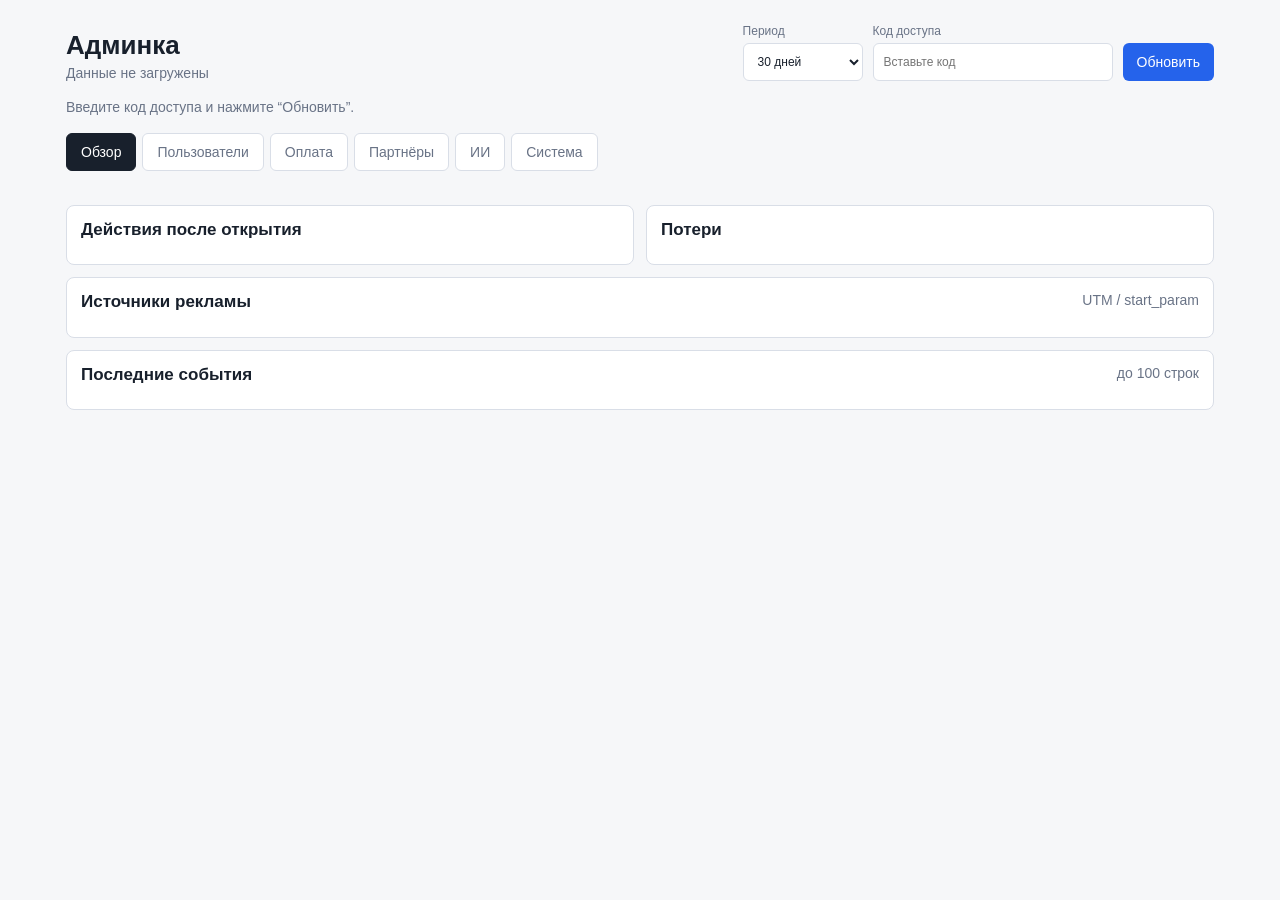
<file: admin.html>
<!DOCTYPE html>
<html lang="ru">
<head>
  <meta charset="UTF-8">
  <meta name="viewport" content="width=device-width, initial-scale=1.0">
  <meta name="referrer" content="no-referrer">
  <meta name="robots" content="noindex,nofollow,noarchive">
  <meta http-equiv="Content-Security-Policy" content="default-src 'none'; base-uri 'none'; object-src 'none'; form-action 'none'; script-src 'self' 'unsafe-inline'; style-src 'unsafe-inline'; connect-src https://jfyprwisnrubhhowipdm.functions.supabase.co">
  <title>Режим малыша — админка</title>
  <style>
    :root {
      --bg: #f6f7f9;
      --panel: #ffffff;
      --line: #d9dee7;
      --text: #18202c;
      --muted: #697386;
      --accent: #2563eb;
      --danger: #b42318;
      --radius: 8px;
    }

    * { box-sizing: border-box; }

    body {
      margin: 0;
      background: var(--bg);
      color: var(--text);
      font-family: Inter, -apple-system, BlinkMacSystemFont, "Segoe UI", sans-serif;
      font-size: 14px;
    }

    button,
    input,
    select {
      font: inherit;
    }

    .layout {
      max-width: 1180px;
      margin: 0 auto;
      padding: 24px 16px calc(96px + env(safe-area-inset-bottom, 0px));
    }

    .topbar {
      display: flex;
      align-items: flex-end;
      justify-content: space-between;
      gap: 16px;
      margin-bottom: 18px;
    }

    h1 {
      margin: 0 0 4px;
      font-size: 26px;
      line-height: 1.15;
      letter-spacing: 0;
    }

    .muted {
      color: var(--muted);
    }

    .controls {
      display: flex;
      align-items: flex-end;
      gap: 10px;
      flex-wrap: wrap;
    }

    label {
      display: grid;
      gap: 5px;
      color: var(--muted);
      font-size: 12px;
    }

    input,
    select {
      height: 38px;
      border: 1px solid var(--line);
      border-radius: 6px;
      background: #fff;
      color: var(--text);
      padding: 0 10px;
      min-width: 120px;
    }

    input[type="password"] {
      min-width: 240px;
    }

    button {
      height: 38px;
      border: 0;
      border-radius: 6px;
      background: var(--accent);
      color: #fff;
      padding: 0 14px;
      cursor: pointer;
    }

    button:disabled {
      opacity: .6;
      cursor: default;
    }

    .status {
      min-height: 20px;
      margin-bottom: 14px;
      color: var(--muted);
    }

    .status.error {
      color: var(--danger);
    }

    .admin-tabs {
      display: flex;
      gap: 6px;
      margin: 0 0 16px;
      overflow-x: auto;
      padding-bottom: 2px;
    }

    .admin-tab {
      flex: 0 0 auto;
      background: #fff;
      color: var(--muted);
      border: 1px solid var(--line);
    }

    .admin-tab.active {
      background: var(--text);
      border-color: var(--text);
      color: #fff;
    }

    [hidden] { display: none !important; }

    .admin-actions { margin-bottom:16px; }
    .action-grid { display:grid; grid-template-columns:1fr 1fr; gap:12px; }
    .action-row { display:flex; gap:8px; align-items:flex-end; flex-wrap:wrap; }
    .action-row label { flex:1; min-width:180px; }
    .action-result { min-height:42px; margin-top:10px; padding:10px; background:#f8fafc; border:1px solid var(--line); border-radius:6px; white-space:pre-wrap; }
    textarea { width:100%; min-height:88px; resize:vertical; border:1px solid var(--line); border-radius:6px; padding:9px 10px; font:inherit; }
    button.secondary { background:#475569; }
    button.danger { background:#b42318; }
    button.ghost { background:#fff; color:var(--text); border:1px solid var(--line); }
    .ops-actions { display:flex; gap:8px; flex-wrap:wrap; margin-top:12px; }
    .promo-card { margin-bottom:16px; }
    .promo-card textarea { min-height:250px; line-height:1.5; background:#f8fafc; }
    .promo-card .promo-actions { display:flex; gap:8px; align-items:center; flex-wrap:wrap; margin-top:10px; }
    .promo-card .promo-actions button { min-height:44px; }
    .promo-card .promo-actions .muted { flex:1; min-width:220px; }
    .table-search { height:32px; width:min(240px, 100%); }

    .grid {
      display: grid;
      gap: 12px;
    }

    .metrics {
      grid-template-columns: repeat(4, minmax(0, 1fr));
      margin-bottom: 16px;
    }

    .card {
      background: var(--panel);
      border: 1px solid var(--line);
      border-radius: var(--radius);
      padding: 14px;
    }

    .metric-label {
      color: var(--muted);
      font-size: 12px;
      min-height: 30px;
    }

    .metric-value {
      margin-top: 8px;
      font-size: 30px;
      line-height: 1;
      font-weight: 700;
    }

    .sections {
      grid-template-columns: 1fr 1fr;
      align-items: start;
    }

    .section-title {
      display: flex;
      justify-content: space-between;
      gap: 12px;
      margin-bottom: 10px;
    }

    h2 {
      margin: 0;
      font-size: 17px;
      line-height: 1.2;
      letter-spacing: 0;
    }

    table {
      width: 100%;
      border-collapse: collapse;
    }

    th,
    td {
      padding: 9px 8px;
      border-top: 1px solid var(--line);
      text-align: left;
      vertical-align: top;
    }

    th {
      color: var(--muted);
      font-weight: 600;
      font-size: 12px;
    }

    .mono {
      font-family: ui-monospace, SFMono-Regular, Menlo, Consolas, monospace;
      font-size: 12px;
    }

    .badge {
      display: inline-flex;
      align-items: center;
      min-height: 22px;
      padding: 2px 8px;
      border-radius: 999px;
      background: #eef2ff;
      color: #3730a3;
      font-size: 12px;
      font-weight: 700;
    }

    .badge.ok { background: #dcfce7; color: #166534; }
    .badge.warn { background: #fef3c7; color: #92400e; }
    .badge.bad { background: #fee2e2; color: #991b1b; }

    .wide {
      grid-column: 1 / -1;
    }

    .empty {
      padding: 16px 8px;
      color: var(--muted);
      border-top: 1px solid var(--line);
    }

    @media (max-width: 900px) {
      .topbar { align-items: stretch; flex-direction: column; }
      .metrics { grid-template-columns: repeat(2, minmax(0, 1fr)); }
      .sections { grid-template-columns: 1fr; }
      input[type="password"] { min-width: 100%; }
    }

    @media (max-width: 560px) {
      .layout { padding: 18px 12px 32px; }
      .metrics { grid-template-columns: 1fr; }
      .controls { display: grid; grid-template-columns: 1fr; }
      .admin-tabs { display:grid; grid-template-columns:repeat(3,minmax(0,1fr)); overflow:visible; }
      button, input, select { width: 100%; }
      .card { padding: 12px; overflow-x: auto; }
    }
  </style>
</head>
<body>
  <main class="layout">
    <div class="topbar">
      <div>
        <h1>Админка</h1>
        <div class="muted" id="generated">Данные не загружены</div>
      </div>
      <form class="controls" id="filters">
        <label>
          Период
          <select id="days">
            <option value="7">7 дней</option>
            <option value="30" selected>30 дней</option>
            <option value="90">90 дней</option>
            <option value="365">365 дней</option>
          </select>
        </label>
        <label>
          Код доступа
          <input id="token" type="password" autocomplete="off" placeholder="Вставьте код">
        </label>
        <button id="reload" type="submit">Обновить</button>
      </form>
    </div>

    <div class="status" id="status"></div>

    <nav class="admin-tabs" aria-label="Разделы админки">
      <button class="admin-tab active" type="button" data-tab="overview">Обзор</button>
      <button class="admin-tab" type="button" data-tab="users">Пользователи</button>
      <button class="admin-tab" type="button" data-tab="billing">Оплата</button>
      <button class="admin-tab" type="button" data-tab="partners">Партнёры</button>
      <button class="admin-tab" type="button" data-tab="ai">ИИ</button>
      <button class="admin-tab" type="button" data-tab="system">Система</button>
    </nav>

    <section class="card admin-actions" data-admin-view="users" hidden>
      <div class="section-title"><h2>Управление пользователем</h2><span class="muted">по Telegram ID</span></div>
      <div class="action-grid">
        <div>
          <div class="action-row">
            <label>Telegram ID<input id="manageTelegramId" inputmode="numeric" placeholder="123456789"></label>
            <button id="lookupUser" type="button">Найти</button>
          </div>
          <div class="action-row" style="margin-top:10px">
            <button type="button" data-admin-action="grant" data-days="30">Premium 30 дней</button>
            <button type="button" data-admin-action="grant" data-days="90">Premium 3 месяца</button>
            <button class="danger" type="button" data-admin-action="revoke">Отозвать</button>
            <button class="ghost" type="button" data-admin-action="cancel-billing">Отключить автопродление</button>
            <button class="ghost" type="button" data-admin-action="resume-billing">Вернуть автопродление</button>
            <button class="secondary" type="button" data-admin-action="reminders">Включить напоминания</button>
            <button class="ghost" type="button" data-admin-action="disable-reminders">Отключить</button>
            <button class="ghost" type="button" data-admin-action="test-reminder">Тест в Telegram</button>
          </div>
        </div>
        <div>
          <label>Сообщение в бот<textarea id="manageMessage" maxlength="2000" placeholder="Текст сообщения пользователю"></textarea></label>
          <button id="sendUserMessage" type="button" style="margin-top:8px">Отправить сообщение</button>
        </div>
      </div>
      <div class="action-result mono" id="manageResult">Выберите пользователя.</div>
    </section>

    <section class="grid metrics" id="metrics" data-admin-view="overview"></section>

    <section class="card admin-actions" data-admin-view="partners" hidden>
      <div class="section-title"><h2>Новый партнёр</h2><span class="muted">30% · 2 оплаты · холд 14 дней</span></div>
      <div class="action-row">
        <label>Имя или канал<input id="partnerName" maxlength="120" placeholder="Мария / Сон малыша"></label>
        <label>Код ссылки<input id="partnerCode" maxlength="32" placeholder="maria_sleep"></label>
        <label>Контакт<input id="partnerContact" maxlength="160" placeholder="@username"></label>
        <button id="createPartner" type="button">Создать</button>
      </div>
      <div class="action-result" id="partnerResult">Партнёрские ссылки появятся после создания.</div>
    </section>

    <section class="card promo-card" data-admin-view="partners" hidden>
      <div class="section-title"><h2>Промо для потенциального партнёра</h2><span class="muted">готово к отправке</span></div>
      <label for="partnerRecruitPromo">Текст приглашения</label>
      <textarea id="partnerRecruitPromo" readonly></textarea>
      <div class="promo-actions">
        <button id="copyPartnerRecruitPromo" type="button">Скопировать текст</button>
        <span class="muted">Прямая ссылка в тексте сразу открывает заявку на партнёрство.</span>
      </div>
      <div class="action-result" id="partnerRecruitResult" role="status" aria-live="polite">Текст готов к отправке.</div>
    </section>

    <section class="grid sections">
      <div class="card" data-admin-view="overview">
        <div class="section-title">
          <h2>Действия после открытия</h2>
          <span class="muted" id="range"></span>
        </div>
        <div id="funnel"></div>
      </div>

      <div class="card" data-admin-view="overview">
        <div class="section-title">
          <h2>Потери</h2>
        </div>
        <table>
          <tbody id="dropoffs"></tbody>
        </table>
      </div>

      <div class="card wide" data-admin-view="billing" hidden>
        <div class="section-title">
          <h2>Деньги и подписки</h2>
          <span class="muted">Telegram Stars</span>
        </div>
        <div id="billing"></div>
      </div>

      <div class="card wide" data-admin-view="partners" hidden>
        <div class="section-title">
          <h2>Партнёрская программа</h2>
          <span class="muted">минимальная выплата 1 000 ₽</span>
        </div>
        <div id="partners"></div>
      </div>

      <div class="card wide" data-admin-view="ai" hidden>
        <div class="section-title">
          <h2>ИИ-помощник</h2>
          <span class="muted">без текста вопросов</span>
        </div>
        <div id="aiUsage"></div>
      </div>

      <div class="card wide" data-admin-view="billing" hidden>
        <div class="section-title">
          <h2>Подписки</h2>
          <span class="muted">до 100 строк</span>
        </div>
        <div id="subscriptions"></div>
      </div>

      <div class="card wide" data-admin-view="billing" hidden>
        <div class="section-title">
          <h2>Платежи</h2>
          <span class="muted">за выбранный период</span>
        </div>
        <div id="payments"></div>
      </div>

      <div class="card wide" data-admin-view="users" hidden>
        <div class="section-title">
          <h2>Ближайшие даты</h2>
          <span class="muted">45 дней</span>
        </div>
        <div id="upcomingDates"></div>
      </div>

      <div class="card wide" data-admin-view="overview">
        <div class="section-title">
          <h2>Источники рекламы</h2>
          <span class="muted">UTM / start_param</span>
        </div>
        <div id="sources"></div>
      </div>

      <div class="card wide" data-admin-view="users" hidden>
        <div class="section-title">
          <h2>Малыши</h2>
          <div><input class="table-search" id="babySearch" type="search" placeholder="Поиск по имени"><span class="muted" id="babyCount"></span></div>
        </div>
        <div id="babies"></div>
      </div>

      <div class="card wide" data-admin-view="users" hidden>
        <div class="section-title">
          <h2>Поддержка по оплате</h2>
          <span class="muted">открытые обращения</span>
        </div>
        <div id="supportRequests"></div>
      </div>

      <div class="card wide" data-admin-view="overview">
        <div class="section-title">
          <h2>Последние события</h2>
          <span class="muted">до 100 строк</span>
        </div>
        <div id="events"></div>
      </div>

      <div class="card wide" data-admin-view="system" hidden>
        <div class="section-title">
          <h2>Напоминания и доставка</h2>
          <span class="muted">очередь Telegram</span>
        </div>
        <div id="operations"></div>
        <div class="ops-actions">
          <button class="ghost" id="checkNotifications" type="button">Проверить очередь</button>
          <button id="runNotifications" type="button">Отправить готовые сейчас</button>
          <button class="ghost" id="configureBot" type="button">Обновить команды бота</button>
        </div>
        <div class="action-result mono" id="notificationResult">Проверка еще не запускалась.</div>
      </div>
    </section>
  </main>

  <script src="promo-copy.js?v=20260822-1"></script>
  <script>
    const ADMIN_ENDPOINT = 'https://jfyprwisnrubhhowipdm.functions.supabase.co/analytics-dashboard';
    const ADMIN_ACTIONS_ENDPOINT = 'https://jfyprwisnrubhhowipdm.functions.supabase.co/admin-actions';
    const NOTIFICATIONS_ENDPOINT = 'https://jfyprwisnrubhhowipdm.functions.supabase.co/telegram-notifications';
    const TOKEN_KEY = 'babymode_admin_token';
    let currentBabies = [];
    const metricLabels = [
      ['bot_start', 'Запустили бот'],
      ['app_open', 'Открыли mini app'],
      ['onboarding_start', 'Начали онбординг'],
      ['onboarding_complete', 'Завершили онбординг'],
      ['profile_saved', 'Сохранили малыша'],
      ['schedule_generated', 'Получили режим'],
      ['ai_opened', 'Открыли ИИ'],
      ['ai_question_sent', 'Вопросы ИИ'],
      ['sleep_started', 'Старт сна'],
      ['sleep_finished', 'Сон завершен'],
      ['diary_saved', 'Записи дневника'],
      ['personal_plan_ready', 'Изучили режим за 3 дня'],
      ['next_sleep_started', 'Начали сон из прогноза'],
      ['weekly_review_opened', 'Открыли итог периода'],
      ['pdf_report_exported', 'Скачали PDF-отчёт'],
      ['backup_exported', 'Создали резервную копию'],
      ['backup_imported', 'Восстановили копию'],
      ['premium_opened', 'Открыли Premium'],
      ['trial_started', 'Старт trial'],
      ['subscribe_clicked', 'Клик подписки'],
      ['premium_paid', 'Оплата во frontend'],
      ['payment_success', 'Оплата подтверждена'],
      ['notifications_enabled', 'Включили напоминания'],
      ['notifications_disabled', 'Отключили напоминания'],
      ['notification_sent', 'Отправлено уведомлений']
    ];

    const els = {
      form: document.getElementById('filters'),
      days: document.getElementById('days'),
      token: document.getElementById('token'),
      reload: document.getElementById('reload'),
      status: document.getElementById('status'),
      generated: document.getElementById('generated'),
      range: document.getElementById('range'),
      metrics: document.getElementById('metrics'),
      funnel: document.getElementById('funnel'),
      dropoffs: document.getElementById('dropoffs'),
      billing: document.getElementById('billing'),
      aiUsage: document.getElementById('aiUsage'),
      subscriptions: document.getElementById('subscriptions'),
      payments: document.getElementById('payments'),
      upcomingDates: document.getElementById('upcomingDates'),
      sources: document.getElementById('sources'),
      babies: document.getElementById('babies'),
      babyCount: document.getElementById('babyCount'),
      babySearch: document.getElementById('babySearch'),
      events: document.getElementById('events'),
      operations: document.getElementById('operations'),
      supportRequests: document.getElementById('supportRequests'),
      partners: document.getElementById('partners'),
      partnerResult: document.getElementById('partnerResult'),
      partnerRecruitPromo: document.getElementById('partnerRecruitPromo'),
      partnerRecruitResult: document.getElementById('partnerRecruitResult'),
      notificationResult: document.getElementById('notificationResult')
    };

    init();

    function init() {
      els.token.value = sessionStorage.getItem(TOKEN_KEY) || '';

      els.form.addEventListener('submit', event => {
        event.preventDefault();
        loadDashboard();
      });
      document.getElementById('lookupUser').addEventListener('click', () => runAdminAction('lookup'));
      document.getElementById('sendUserMessage').addEventListener('click', () => runAdminAction('send_message'));
      document.querySelectorAll('[data-admin-action]').forEach(button => button.addEventListener('click', () => {
        const action = button.dataset.adminAction;
        const actionMap = {
          grant: 'grant_premium',
          revoke: 'revoke_premium',
          'cancel-billing': 'cancel_billing',
          'resume-billing': 'resume_billing',
          reminders: 'enable_reminders',
          'disable-reminders': 'disable_reminders',
          'test-reminder': 'send_test_reminder'
        };
        runAdminAction(actionMap[action], Number(button.dataset.days || 0));
      }));
      document.querySelectorAll('[data-tab]').forEach(button => button.addEventListener('click', () => setActiveTab(button.dataset.tab)));
      els.babySearch.addEventListener('input', () => renderBabies(currentBabies, els.babySearch.value));
      document.getElementById('checkNotifications').addEventListener('click', () => runNotificationCheck(true));
      document.getElementById('runNotifications').addEventListener('click', () => runNotificationCheck(false));
      document.getElementById('configureBot').addEventListener('click', configureBotCommands);
      document.getElementById('createPartner').addEventListener('click', createPartner);
      document.getElementById('copyPartnerRecruitPromo').addEventListener('click', copyPartnerRecruitPromo);
      els.partners.addEventListener('click', handlePartnerClick);
      els.supportRequests.addEventListener('click', event => {
        const button = event.target.closest('[data-resolve-support]');
        if (button) resolveSupportRequest(button.dataset.resolveSupport);
      });

      els.partnerRecruitPromo.value = window.BabyPromo?.buildPartnerRecruitPromo() || '';

      if (els.token.value) loadDashboard();
      else setStatus('Введите код доступа и нажмите “Обновить”.');
    }

    async function copyPartnerRecruitPromo() {
      const text = els.partnerRecruitPromo.value;
      try {
        await navigator.clipboard.writeText(text);
        els.partnerRecruitResult.textContent = 'Промо-текст скопирован.';
      } catch (_) {
        els.partnerRecruitPromo.select();
        els.partnerRecruitResult.textContent = 'Выделили текст — скопируйте его вручную.';
      }
    }

    async function loadDashboard() {
      const token = els.token.value.trim();
      const days = els.days.value;
      if (!token) {
        setStatus('Нужен код доступа.', true);
        return;
      }

      sessionStorage.setItem(TOKEN_KEY, token);
      setLoading(true);
      setStatus('Загружаю данные...');

      try {
        const response = await fetch(`${ADMIN_ENDPOINT}?days=${encodeURIComponent(days)}`, {
          headers: { 'x-admin-token': token }
        });
        const data = await response.json().catch(() => ({}));
        if (!response.ok) throw new Error(data.error || 'request_failed');
        renderDashboard(data);
        setStatus('');
      } catch (error) {
        setStatus(error.message === 'unauthorized'
          ? 'Неверный код доступа.'
          : `Ошибка загрузки: ${error.message}`, true);
      } finally {
        setLoading(false);
      }
    }

    async function runAdminAction(action, days = 0) {
      const token = els.token.value.trim();
      const telegramId = document.getElementById('manageTelegramId').value.trim();
      const result = document.getElementById('manageResult');
      if (!token || !/^\d{4,20}$/.test(telegramId)) { result.textContent = 'Укажите код доступа и корректный Telegram ID.'; return; }
      const payload = { action, telegram_id: Number(telegramId) };
      if (days) payload.days = days;
      if (action === 'send_message') payload.message = document.getElementById('manageMessage').value.trim();
      result.textContent = 'Выполняю...';
      try {
        const response = await fetch(ADMIN_ACTIONS_ENDPOINT, {
          method:'POST', headers:{ 'content-type':'application/json', 'x-admin-token':token }, body:JSON.stringify(payload)
        });
        const data = await response.json().catch(() => ({}));
        if (!response.ok) throw new Error(data.error || 'request_failed');
        result.textContent = formatAdminResult(data);
        if (action !== 'lookup') loadDashboard();
      } catch(error) { result.textContent = `Ошибка: ${error.message}`; }
    }

    function formatAdminResult(data) {
      if (data.sent) return data.kind === 'send_test_reminder' ? 'Тестовое напоминание доставлено в Telegram.' : 'Сообщение отправлено.';
      const baby = data.baby ? `${data.baby.name || 'Без имени'}${data.baby.birthdate ? ', ' + data.baby.birthdate : ''}` : 'профиль малыша не заполнен';
      const subscription = data.subscription ? `${data.subscription.status}, до ${formatDateTime(data.subscription.current_period_end)}` : 'нет Premium';
      const reminders = data.notifications?.enabled ? 'включены' : 'выключены';
      const next = data.next_reminder ? `${data.next_reminder.reminder_type}, ${formatDateTime(data.next_reminder.scheduled_at)}` : 'нет в очереди';
      const last = data.last_delivery ? `${data.last_delivery.status}, ${formatDateTime(data.last_delivery.sent_at)}` : 'еще не отправлялись';
      return `Пользователь: ${data.user?.first_name || 'Без имени'} (@${data.user?.username || 'нет'})\nМалыш: ${baby}\nPremium: ${subscription}\nНапоминания: ${reminders}\nСледующее: ${next}\nПоследняя доставка: ${last}`;
    }

    function renderDashboard(data) {
      els.generated.textContent = `Обновлено: ${formatDateTime(data.generated_at)}`;
      els.range.textContent = `${data.range_days} дней`;
      renderMetrics(data);
      renderFunnel(data.funnel || []);
      renderDropoffs(data);
      renderBilling(data.billing || {});
      renderAiUsage(data.ai_usage || {});
      renderOperations(data.operations || {});
      renderSupportRequests(data.support_requests || []);
      renderSubscriptions(data.subscriptions || []);
      renderPayments(data.payments || []);
      renderPartners(data.partners || { summary: {}, items: [] });
      renderUpcomingDates(data.upcoming_dates || []);
      renderSources(data.sources || []);
      currentBabies = data.babies || [];
      renderBabies(currentBabies, els.babySearch.value);
      renderEvents(data.recent_events || []);
    }

    function renderMetrics(data) {
      const totals = data.totals || {};
      const unique = data.unique_users || {};
      els.metrics.innerHTML = metricLabels.map(([key, label]) => `
        <article class="card">
          <div class="metric-label">${escapeHtml(label)}</div>
          <div class="metric-value">${number(totals[key])}</div>
          <div class="muted">${number(unique[key])} уник.</div>
        </article>
      `).join('');
    }

    function renderFunnel(funnel) {
      if (!funnel.length) {
        els.funnel.innerHTML = '<div class="empty">Нет данных</div>';
        return;
      }
      const opened = funnel.find(step => step.event === 'app_open')?.users || 0;
      els.funnel.innerHTML = `
        <table>
          <thead><tr><th>Действие</th><th>Пользователи</th><th>Доля открывших</th></tr></thead>
          <tbody>
            ${funnel.map(step => `
              <tr>
                <td>${escapeHtml(step.label)}</td>
                <td>${number(step.users)}</td>
                <td>${opened ? Math.round((step.users / opened) * 100) : 0}%</td>
              </tr>
            `).join('')}
          </tbody>
        </table>
      `;
    }

    function renderDropoffs(data) {
      els.dropoffs.innerHTML = `
        <tr><th>Запустили бот, но не открыли app</th><td>${number(data.bot_started_not_opened)}</td></tr>
        <tr><th>Открыли app и ничего не сделали</th><td>${number(data.opened_and_left)}</td></tr>
      `;
    }

    function renderBilling(billing) {
      const cards = [
        ['Активные подписки', number(billing.active_subscriptions), `${number(billing.month_subscriptions)} на месяц · ${number(billing.quarter_subscriptions)} на 3 мес.`],
        ['Оплачено Stars', `${number(billing.paid_stars)} ⭐`, `${number(billing.stars_payments)} успешных платежей`],
        ['Выручка веб', `${number(billing.paid_rubles)} ₽`, `${number(billing.yookassa_payments)} платежей ЮKassa`],
        ['Автопродления веб', number(billing.web_autorenew_active), `${number(billing.web_past_due)} требуют оплаты`],
        ['Ожидают оплаты', number(billing.pending_payments), 'созданные invoice'],
        ['Ошибки оплаты', number(billing.failed_payments), `${number(billing.billing_event_errors)} ошибок webhook`]
      ];
      els.billing.innerHTML = `
        <div class="grid metrics" style="margin-bottom:0">
          ${cards.map(([label, value, hint]) => `
            <article class="card">
              <div class="metric-label">${escapeHtml(label)}</div>
              <div class="metric-value">${escapeHtml(value)}</div>
              <div class="muted">${escapeHtml(hint)}</div>
            </article>
          `).join('')}
        </div>
      `;
    }

    function renderAiUsage(usage) {
      const helpfulShare = Number(usage.feedback_total) > 0
        ? Math.round(Number(usage.helpful || 0) / Number(usage.feedback_total) * 100)
        : 0;
      const cards = [
        ['Успешные ответы', number(usage.completed), `${number(usage.unique_users)} пользователей`],
        ['Ошибки', number(usage.failed), 'сбои модели или сети'],
        ['Полезность', `${number(helpfulShare)}%`, `${number(usage.helpful)} из ${number(usage.feedback_total)} оценок`],
        ['Режим ответов', `${number(usage.knowledge_answers)} / ${number(usage.model_answers)}`, 'база знаний / модель'],
        ['Скорость p95', `${number(Math.round(Number(usage.p95_latency_ms || 0) / 100) / 10)} сек`, `среднее ${number(Math.round(Number(usage.average_latency_ms || 0) / 100) / 10)} сек`],
        ['Доля ошибок', `${number(usage.error_rate)}%`, 'от всех запросов за период'],
        ['Достигли лимита', number(usage.rate_limited), 'запросы сверх дневного лимита'],
        ['Токены', number(Number(usage.input_tokens || 0) + Number(usage.output_tokens || 0)), usage.model || 'модель не настроена']
      ];
      els.aiUsage.innerHTML = `
        <div class="grid metrics" style="margin-bottom:0">
          ${cards.map(([label, value, hint]) => `
            <article class="card">
              <div class="metric-label">${escapeHtml(label)}</div>
              <div class="metric-value">${escapeHtml(value)}</div>
              <div class="muted">${escapeHtml(hint)}</div>
            </article>
          `).join('')}
        </div>
      `;
    }

    function renderOperations(operations) {
      const cards = [
        ['Планировщик', operations.last_run_failed ? 'Ошибка' : 'Работает', `последний запуск: ${formatDateTime(operations.last_run_at)}`],
        ['Напоминания включены', number(operations.reminders_enabled), `${number(operations.schedule_enabled)} получают события режима`],
        ['Отправлено', number(operations.sent), `последнее: ${formatDateTime(operations.last_sent_at)}`],
        ['В очереди', number(operations.pending), `следующее: ${formatDateTime(operations.next_due_at)}`],
        ['Требуют внимания', number(Number(operations.failed || 0) + Number(operations.overdue || 0)), `${number(operations.failed)} ошибок · ${number(operations.overdue)} просрочено`]
      ];
      els.operations.innerHTML = `
        <div class="grid metrics" style="margin-bottom:0">
          ${cards.map(([label, value, hint]) => `
            <article class="card">
              <div class="metric-label">${escapeHtml(label)}</div>
              <div class="metric-value">${escapeHtml(value)}</div>
              <div class="muted">${escapeHtml(hint)}</div>
            </article>
          `).join('')}
        </div>`;
    }

    function renderSupportRequests(items) {
      if (!items.length) {
        els.supportRequests.innerHTML = '<div class="empty">Открытых обращений нет</div>';
        return;
      }
      els.supportRequests.innerHTML = `
        <table>
          <thead><tr><th>Создано</th><th>Telegram</th><th>Сообщение</th><th></th></tr></thead>
          <tbody>${items.map(item => `
            <tr>
              <td>${formatDateTime(item.created_at)}</td>
              <td class="mono">${escapeHtml(String(item.telegram_id || '—'))}</td>
              <td>${escapeHtml(item.message)}</td>
              <td><button class="ghost" type="button" data-resolve-support="${escapeHtml(item.id)}">Закрыть</button></td>
            </tr>`).join('')}</tbody>
        </table>`;
    }

    async function resolveSupportRequest(requestId) {
      const token = els.token.value.trim();
      if (!token) return;
      try {
        const response = await fetch(ADMIN_ACTIONS_ENDPOINT, {
          method: 'POST',
          headers: { 'content-type': 'application/json', 'x-admin-token': token },
          body: JSON.stringify({ action: 'resolve_support', request_id: requestId })
        });
        const data = await response.json().catch(() => ({}));
        if (!response.ok) throw new Error(data.error || 'request_failed');
        loadDashboard();
      } catch (error) {
        setStatus(`Не удалось закрыть обращение: ${error.message}`, true);
      }
    }

    async function configureBotCommands() {
      const token = els.token.value.trim();
      if (!token) { els.notificationResult.textContent = 'Нужен код доступа.'; return; }
      const button = document.getElementById('configureBot');
      button.disabled = true;
      try {
        const response = await fetch(ADMIN_ACTIONS_ENDPOINT, {
          method: 'POST',
          headers: { 'content-type': 'application/json', 'x-admin-token': token },
          body: JSON.stringify({ action: 'configure_bot_commands' })
        });
        const data = await response.json().catch(() => ({}));
        if (!response.ok) throw new Error(data.error || 'request_failed');
        const suffix = data.pending_update_count ? ` В очереди: ${data.pending_update_count}.` : '';
        els.notificationResult.textContent = `Бот @${data.bot_username || 'babymode1_bot'} подключён: webhook, меню и команды обновлены.${suffix}`;
      } catch (error) {
        els.notificationResult.textContent = `Ошибка: ${error.message}`;
      } finally {
        button.disabled = false;
      }
    }

    async function runNotificationCheck(dryRun) {
      const token = els.token.value.trim();
      if (!token) { els.notificationResult.textContent = 'Нужен код доступа.'; return; }
      const button = document.getElementById(dryRun ? 'checkNotifications' : 'runNotifications');
      button.disabled = true;
      els.notificationResult.textContent = dryRun ? 'Проверяю очередь...' : 'Отправляю готовые напоминания...';
      try {
        const response = await fetch(NOTIFICATIONS_ENDPOINT, {
          method: 'POST',
          headers: { 'content-type': 'application/json', 'x-admin-token': token },
          body: JSON.stringify({ dry_run: dryRun, run_scheduled: true })
        });
        const data = await response.json().catch(() => ({}));
        if (!response.ok) throw new Error(data.error || 'request_failed');
        const milestones = data.milestones || {};
        const scheduled = data.scheduled || {};
        els.notificationResult.textContent = `${dryRun ? 'Проверка' : 'Запуск'} завершен.\nСобытия режима: ${number(scheduled.planned)} готово, ${number(scheduled.failed)} ошибок.\nДни рождения и возраст: ${number(milestones.planned)} готово, ${number(milestones.failed)} ошибок.`;
        if (!dryRun) loadDashboard();
      } catch (error) {
        els.notificationResult.textContent = `Ошибка: ${error.message}`;
      } finally {
        button.disabled = false;
      }
    }

    function setActiveTab(tab) {
      document.querySelectorAll('[data-tab]').forEach(button => button.classList.toggle('active', button.dataset.tab === tab));
      document.querySelectorAll('[data-admin-view]').forEach(section => { section.hidden = section.dataset.adminView !== tab; });
    }

    function renderSubscriptions(items) {
      if (!items.length) {
        els.subscriptions.innerHTML = '<div class="empty">Подписок пока нет</div>';
        return;
      }
      els.subscriptions.innerHTML = `
        <table>
          <thead><tr><th>Статус</th><th>План</th><th>Клиент</th><th>Доступ до</th><th>Источник</th><th>Обновлено</th></tr></thead>
          <tbody>
            ${items.map(item => `
              <tr>
                <td>${statusBadge(item.status, isFuture(item.current_period_end) ? 'ok' : 'warn')}</td>
                <td>${escapeHtml(planLabel(item.plan))}</td>
                <td class="mono">${escapeHtml(formatCustomer(item))}</td>
                <td>${formatDateTime(item.current_period_end)}</td>
                <td>${escapeHtml(item.source || '—')}</td>
                <td>${formatDateTime(item.updated_at)}</td>
              </tr>
            `).join('')}
          </tbody>
        </table>
      `;
    }

    function renderPayments(items) {
      if (!items.length) {
        els.payments.innerHTML = '<div class="empty">Платежей за период нет</div>';
        return;
      }
      els.payments.innerHTML = `
        <table>
          <thead><tr><th>Статус</th><th>План</th><th>Провайдер</th><th>Сумма</th><th>Клиент</th><th>Создан</th><th>Оплачен</th></tr></thead>
          <tbody>
            ${items.map(item => `
              <tr>
                <td>${statusBadge(item.status, paymentTone(item.status))}</td>
                <td>${escapeHtml(planLabel(item.plan))}</td>
                <td>${escapeHtml(item.provider || '—')}</td>
                <td>${formatPaymentAmount(item)}</td>
                <td class="mono">${escapeHtml(formatCustomer(item))}</td>
                <td>${formatDateTime(item.created_at)}</td>
                <td>${formatDateTime(item.paid_at)}</td>
              </tr>
            `).join('')}
          </tbody>
        </table>
      `;
    }

    function renderPartners(data) {
      const summary = data.summary || {};
      const items = data.items || [];
      if (!items.length) {
        els.partners.innerHTML = '<div class="empty">Партнёров пока нет</div>';
        return;
      }
      const cards = [
        ['Заявки', number(summary.pending), `${number(summary.active)} активных партнёров`],
        ['Покупки', number(summary.conversions), 'до 2 RUB-оплат на клиента'],
        ['К выплате', `${number(summary.available_rubles)} ₽`, 'после 14 дней без возврата'],
        ['Выплачено', `${number(summary.paid_rubles)} ₽`, `${number(summary.reversed_rubles)} ₽ отменено возвратами`]
      ];
      els.partners.innerHTML = `
        <div class="grid metrics">
          ${cards.map(([label, value, hint]) => `<article class="card"><div class="metric-label">${escapeHtml(label)}</div><div class="metric-value">${escapeHtml(value)}</div><div class="muted">${escapeHtml(hint)}</div></article>`).join('')}
        </div>
        <table>
          <thead><tr><th>Партнёр</th><th>Ссылки</th><th>Лиды / покупки</th><th>Продажи</th><th>К выплате</th><th>Выплачено</th><th>Статус</th><th>Действия</th></tr></thead>
          <tbody>${items.map(item => {
            const webLink = `https://arseneleshaevwork-dotcom.github.io/baby-tma/?ref=${encodeURIComponent(item.code)}`;
            const botLink = `https://t.me/babymode1_bot?start=ref_${encodeURIComponent(item.code)}`;
            const linksEnabled = ['active', 'paused'].includes(item.status);
            const tone = item.status === 'active' ? 'ok' : item.status === 'rejected' ? 'bad' : 'warn';
            const actions = item.status === 'pending'
              ? `<button type="button" data-partner-status="active" data-partner-id="${escapeHtml(item.id)}">Одобрить</button> <button class="danger" type="button" data-partner-status="rejected" data-partner-id="${escapeHtml(item.id)}">Отклонить</button>`
              : item.status === 'active'
                ? `<button class="ghost" type="button" data-partner-status="paused" data-partner-id="${escapeHtml(item.id)}">Пауза</button>`
                : `<button class="ghost" type="button" data-partner-status="active" data-partner-id="${escapeHtml(item.id)}">${item.status === 'rejected' ? 'Одобрить' : 'Включить'}</button>`;
            return `<tr>
              <td><strong>${escapeHtml(item.name)}</strong><br><span class="muted">${escapeHtml(item.contact || item.code)}${item.telegram_id ? ` · TG ${escapeHtml(item.telegram_id)}` : ''}</span></td>
              <td>${linksEnabled ? `<button class="ghost" type="button" data-copy-link="${escapeHtml(webLink)}">Web</button> <button class="ghost" type="button" data-copy-link="${escapeHtml(botLink)}">Bot</button>` : '<span class="muted">после одобрения</span>'}</td>
              <td>${number(item.referrals)} / ${number(item.conversions)}<br><span class="muted">${number(item.conversion_rate)}%</span></td>
              <td>${number(item.gross_rubles)} ₽</td>
              <td><strong>${number(item.available_rubles)} ₽</strong><br><span class="muted">${number(item.pending_rubles)} ₽ всего в холде</span></td>
              <td>${number(item.paid_rubles)} ₽</td>
              <td>${statusBadge(item.status, tone)}<br><span class="muted">${formatDateTime(item.applied_at || item.created_at)}</span></td>
              <td>${actions}${Number(item.available_rubles) >= 1000 ? ` <button type="button" data-partner-payout="${escapeHtml(item.id)}">Выплачено</button>` : ''}</td>
            </tr>`;
          }).join('')}</tbody>
        </table>`;
    }

    async function createPartner() {
      const name = document.getElementById('partnerName').value.trim();
      const code = document.getElementById('partnerCode').value.trim().toLowerCase();
      const contact = document.getElementById('partnerContact').value.trim();
      if (name.length < 2 || !/^[a-z0-9][a-z0-9_-]{2,31}$/.test(code)) {
        els.partnerResult.textContent = 'Укажите имя и код из латинских букв, цифр, _ или -.';
        return;
      }
      const data = await runPartnerAction({ action: 'create_partner', name, code, contact, commission_bps: 3000 });
      if (!data) return;
      const webLink = `https://arseneleshaevwork-dotcom.github.io/baby-tma/?ref=${data.partner.code}`;
      const botLink = `https://t.me/babymode1_bot?start=ref_${data.partner.code}`;
      els.partnerResult.textContent = `Партнёр создан.\nWeb: ${webLink}\nBot: ${botLink}`;
      document.getElementById('partnerName').value = '';
      document.getElementById('partnerCode').value = '';
      document.getElementById('partnerContact').value = '';
      loadDashboard();
    }

    async function handlePartnerClick(event) {
      const copyButton = event.target.closest('[data-copy-link]');
      if (copyButton) {
        await navigator.clipboard.writeText(copyButton.dataset.copyLink);
        els.partnerResult.textContent = 'Ссылка скопирована.';
        return;
      }
      const statusButton = event.target.closest('[data-partner-status]');
      if (statusButton) {
        const data = await runPartnerAction({ action: 'update_partner', partner_id: statusButton.dataset.partnerId, status: statusButton.dataset.partnerStatus });
        if (data) loadDashboard();
        return;
      }
      const payoutButton = event.target.closest('[data-partner-payout]');
      if (payoutButton && confirm('Подтвердить, что деньги уже переведены партнёру?')) {
        const data = await runPartnerAction({ action: 'record_partner_payout', partner_id: payoutButton.dataset.partnerPayout, note: 'Выплата подтверждена в админке' });
        if (data) {
          els.partnerResult.textContent = `Выплата отмечена: ${number(Number(data.payout.amount_minor || 0) / 100)} ₽.`;
          loadDashboard();
        }
      }
    }

    async function runPartnerAction(payload) {
      const token = els.token.value.trim();
      if (!token) { els.partnerResult.textContent = 'Нужен код доступа.'; return null; }
      els.partnerResult.textContent = 'Выполняю...';
      try {
        const response = await fetch(ADMIN_ACTIONS_ENDPOINT, {
          method: 'POST', headers: { 'content-type': 'application/json', 'x-admin-token': token }, body: JSON.stringify(payload)
        });
        const data = await response.json().catch(() => ({}));
        if (!response.ok) throw new Error(data.error || 'request_failed');
        return data;
      } catch (error) {
        els.partnerResult.textContent = error.message === 'partner_code_exists' ? 'Такой код уже используется.' : `Ошибка: ${error.message}`;
        return null;
      }
    }

    function renderUpcomingDates(items) {
      if (!items.length) {
        els.upcomingDates.innerHTML = '<div class="empty">В ближайшие 45 дней дат нет</div>';
        return;
      }
      els.upcomingDates.innerHTML = `
        <table>
          <thead><tr><th>Когда</th><th>Малыш</th><th>Событие</th><th>Дата рождения</th><th>Client</th></tr></thead>
          <tbody>
            ${items.map(item => `
              <tr>
                <td>${item.days_until === 0 ? 'Сегодня' : `через ${item.days_until} дн.`}</td>
                <td>${escapeHtml(item.name)}</td>
                <td>${escapeHtml(item.type === 'birthday' ? `День рождения, ${item.age_label}` : item.age_label)}</td>
                <td>${escapeHtml(item.birthdate || 'Не указана')}</td>
                <td class="mono">${escapeHtml(shortId(item.client_id || item.user_id || ''))}</td>
              </tr>
            `).join('')}
          </tbody>
        </table>
      `;
    }

    function renderSources(items) {
      if (!items.length) {
        els.sources.innerHTML = '<div class="empty">Источников пока нет</div>';
        return;
      }
      els.sources.innerHTML = `
        <table>
          <thead><tr><th>Источник</th><th>Кампания</th><th>Уник.</th><th>App</th><th>Профиль</th><th>Режим</th></tr></thead>
          <tbody>
            ${items.map(item => `
              <tr>
                <td>${escapeHtml(item.source)}</td>
                <td>${escapeHtml(item.campaign)}</td>
                <td>${number(item.users)}</td>
                <td>${number(item.app_opens)}</td>
                <td>${number(item.profiles)}</td>
                <td>${number(item.schedules)}</td>
              </tr>
            `).join('')}
          </tbody>
        </table>
      `;
    }

    function renderBabies(babies, query = '') {
      const needle = String(query || '').trim().toLocaleLowerCase('ru-RU');
      const visibleBabies = needle ? babies.filter(baby => String(baby.name || '').toLocaleLowerCase('ru-RU').includes(needle)) : babies;
      els.babyCount.textContent = ` ${visibleBabies.length} из ${babies.length}`;
      if (!visibleBabies.length) {
        els.babies.innerHTML = '<div class="empty">Пока нет сохраненных профилей</div>';
        return;
      }
      els.babies.innerHTML = `
        <table>
          <thead><tr><th>Имя</th><th>Дата рождения</th><th>Возраст</th><th>Обновлено</th><th>Client</th></tr></thead>
          <tbody>
            ${visibleBabies.map(baby => `
              <tr>
                <td>${escapeHtml(baby.name)}</td>
                <td>${escapeHtml(baby.birthdate || 'Не указана')}</td>
                <td>${escapeHtml(baby.age_label || 'Не указан')}</td>
                <td>${formatDateTime(baby.updated_at)}</td>
                <td class="mono">${escapeHtml(shortId(baby.client_id || baby.user_id || ''))}</td>
              </tr>
            `).join('')}
          </tbody>
        </table>
      `;
    }

    function renderEvents(events) {
      if (!events.length) {
        els.events.innerHTML = '<div class="empty">Событий за период нет</div>';
        return;
      }
      els.events.innerHTML = `
        <table>
          <thead><tr><th>Время</th><th>Событие</th><th>Пользователь</th><th>Payload</th></tr></thead>
          <tbody>
            ${events.map(event => `
              <tr>
                <td>${formatDateTime(event.created_at)}</td>
                <td>${escapeHtml(event.event_name)}</td>
                <td class="mono">${escapeHtml(shortId(event.telegram_id || event.client_id || event.user_id || ''))}</td>
                <td class="mono">${escapeHtml(JSON.stringify(event.payload || {}))}</td>
              </tr>
            `).join('')}
          </tbody>
        </table>
      `;
    }

    function setStatus(message, isError = false) {
      els.status.textContent = message;
      els.status.classList.toggle('error', Boolean(isError));
    }

    function setLoading(isLoading) {
      els.reload.disabled = isLoading;
      els.reload.textContent = isLoading ? 'Загрузка...' : 'Обновить';
    }

    function formatDateTime(value) {
      if (!value) return '—';
      const date = new Date(value);
      if (Number.isNaN(date.getTime())) return '—';
      return date.toLocaleString('ru-RU', { dateStyle: 'short', timeStyle: 'short' });
    }

    function number(value) {
      return Number(value || 0).toLocaleString('ru-RU');
    }

    function formatPaymentAmount(item) {
      if (item.currency === 'RUB') return `${number(Number(item.total_amount || 0) / 100)} ₽`;
      return `${number(item.total_amount)} ${escapeHtml(item.currency || '')}`;
    }

    function shortId(value) {
      const text = String(value || '');
      return text.length > 18 ? `${text.slice(0, 9)}...${text.slice(-6)}` : text || '—';
    }

    function formatCustomer(item = {}) {
      const telegramId = Number(item.telegram_id);
      if (Number.isSafeInteger(telegramId) && telegramId > 0) return `TG ${telegramId}`;
      if (item.user_id) return `Web ${shortId(item.user_id)}`;
      return '—';
    }

    function statusBadge(label, tone = '') {
      const safeTone = ['ok', 'warn', 'bad'].includes(tone) ? tone : '';
      return `<span class="badge ${safeTone}">${escapeHtml(label || '—')}</span>`;
    }

    function paymentTone(status) {
      if (status === 'paid') return 'ok';
      if (status === 'created') return 'warn';
      if (['invoice_failed', 'failed', 'cancelled'].includes(status)) return 'bad';
      return '';
    }

    function planLabel(plan) {
      if (plan === 'month') return '30 дней';
      if (plan === 'quarter') return '3 месяца';
      if (plan === 'half_year') return '6 месяцев (архив)';
      if (plan === 'year') return '1 год (старый тариф)';
      return plan || '—';
    }

    function isFuture(value) {
      const date = new Date(value);
      return !Number.isNaN(date.getTime()) && date.getTime() > Date.now();
    }

    function escapeHtml(value) {
      return String(value ?? '').replace(/[&<>"']/g, char => ({
        '&': '&amp;',
        '<': '&lt;',
        '>': '&gt;',
        '"': '&quot;',
        "'": '&#39;'
      }[char]));
    }
  </script>
</body>
</html>
</file>
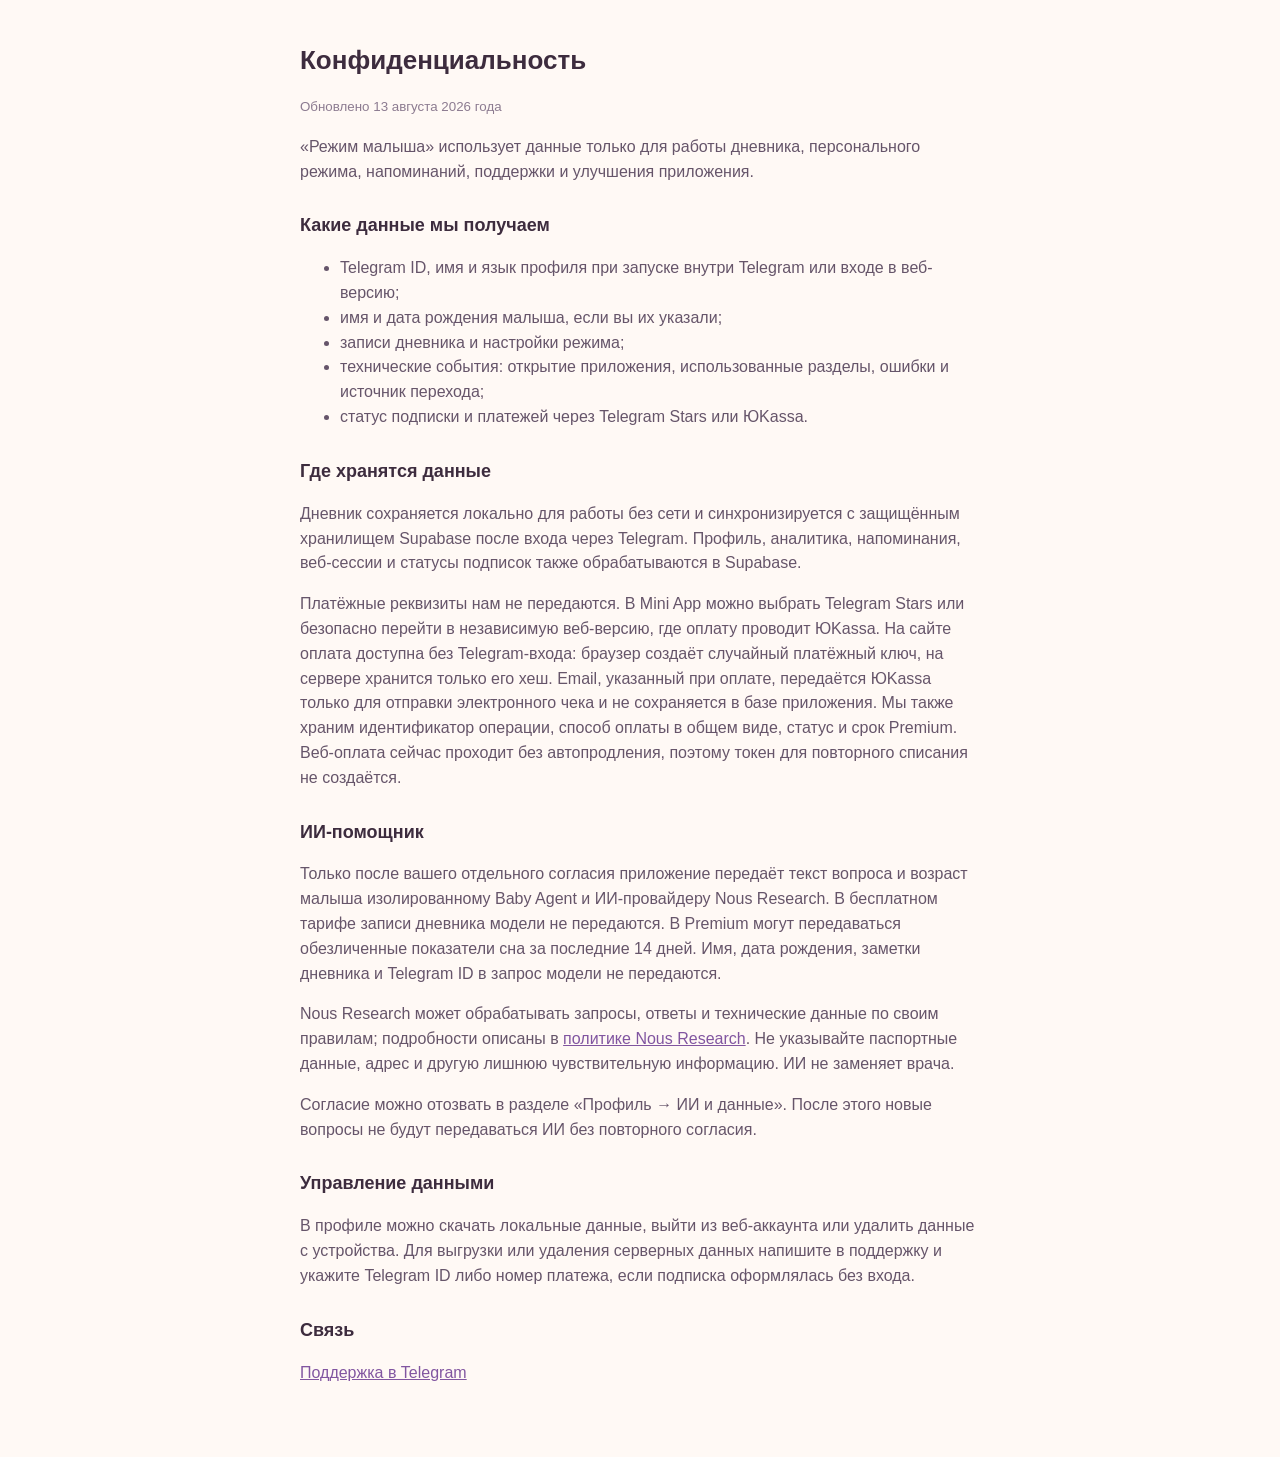
<file: privacy.html>
<!DOCTYPE html>
<html lang="ru">
<head>
  <meta charset="UTF-8">
  <meta name="viewport" content="width=device-width, initial-scale=1.0">
  <meta name="referrer" content="no-referrer">
  <meta http-equiv="Content-Security-Policy" content="default-src 'none'; base-uri 'none'; object-src 'none'; form-action 'none'; style-src 'unsafe-inline'">
  <title>Конфиденциальность — Режим малыша</title>
  <style>
    body{margin:0;background:#fff9f5;color:#3d2c3e;font:16px/1.55 -apple-system,BlinkMacSystemFont,"Segoe UI",sans-serif}
    main{max-width:680px;margin:auto;padding:28px 20px 56px}h1{font-size:26px;line-height:1.2}h2{font-size:18px;margin-top:28px}p,li{color:#66556a}a{color:#8155a0}small{color:#8c7b90}
  </style>
</head>
<body><main>
  <h1>Конфиденциальность</h1>
  <small>Обновлено 13 августа 2026 года</small>
  <p>«Режим малыша» использует данные только для работы дневника, персонального режима, напоминаний, поддержки и улучшения приложения.</p>
  <h2>Какие данные мы получаем</h2>
  <ul><li>Telegram ID, имя и язык профиля при запуске внутри Telegram или входе в веб-версию;</li><li>имя и дата рождения малыша, если вы их указали;</li><li>записи дневника и настройки режима;</li><li>технические события: открытие приложения, использованные разделы, ошибки и источник перехода;</li><li>статус подписки и платежей через Telegram Stars или ЮKassa.</li></ul>
  <h2>Где хранятся данные</h2>
  <p>Дневник сохраняется локально для работы без сети и синхронизируется с защищённым хранилищем Supabase после входа через Telegram. Профиль, аналитика, напоминания, веб-сессии и статусы подписок также обрабатываются в Supabase.</p>
  <p>Платёжные реквизиты нам не передаются. В Mini App можно выбрать Telegram Stars или безопасно перейти в независимую веб-версию, где оплату проводит ЮKassa. На сайте оплата доступна без Telegram-входа: браузер создаёт случайный платёжный ключ, на сервере хранится только его хеш. Email, указанный при оплате, передаётся ЮKassa только для отправки электронного чека и не сохраняется в базе приложения. Мы также храним идентификатор операции, способ оплаты в общем виде, статус и срок Premium. Веб-оплата сейчас проходит без автопродления, поэтому токен для повторного списания не создаётся.</p>
  <h2>ИИ-помощник</h2>
  <p>Только после вашего отдельного согласия приложение передаёт текст вопроса и возраст малыша изолированному Baby Agent и ИИ-провайдеру Nous Research. В бесплатном тарифе записи дневника модели не передаются. В Premium могут передаваться обезличенные показатели сна за последние 14 дней. Имя, дата рождения, заметки дневника и Telegram ID в запрос модели не передаются.</p>
  <p>Nous Research может обрабатывать запросы, ответы и технические данные по своим правилам; подробности описаны в <a href="https://portal.nousresearch.com/privacy" target="_blank" rel="noopener">политике Nous Research</a>. Не указывайте паспортные данные, адрес и другую лишнюю чувствительную информацию. ИИ не заменяет врача.</p>
  <p>Согласие можно отозвать в разделе «Профиль → ИИ и данные». После этого новые вопросы не будут передаваться ИИ без повторного согласия.</p>
  <h2>Управление данными</h2>
  <p>В профиле можно скачать локальные данные, выйти из веб-аккаунта или удалить данные с устройства. Для выгрузки или удаления серверных данных напишите в поддержку и укажите Telegram ID либо номер платежа, если подписка оформлялась без входа.</p>
  <h2>Связь</h2>
  <p><a href="https://t.me/babymode1_bot">Поддержка в Telegram</a></p>
</main></body></html>
</file>
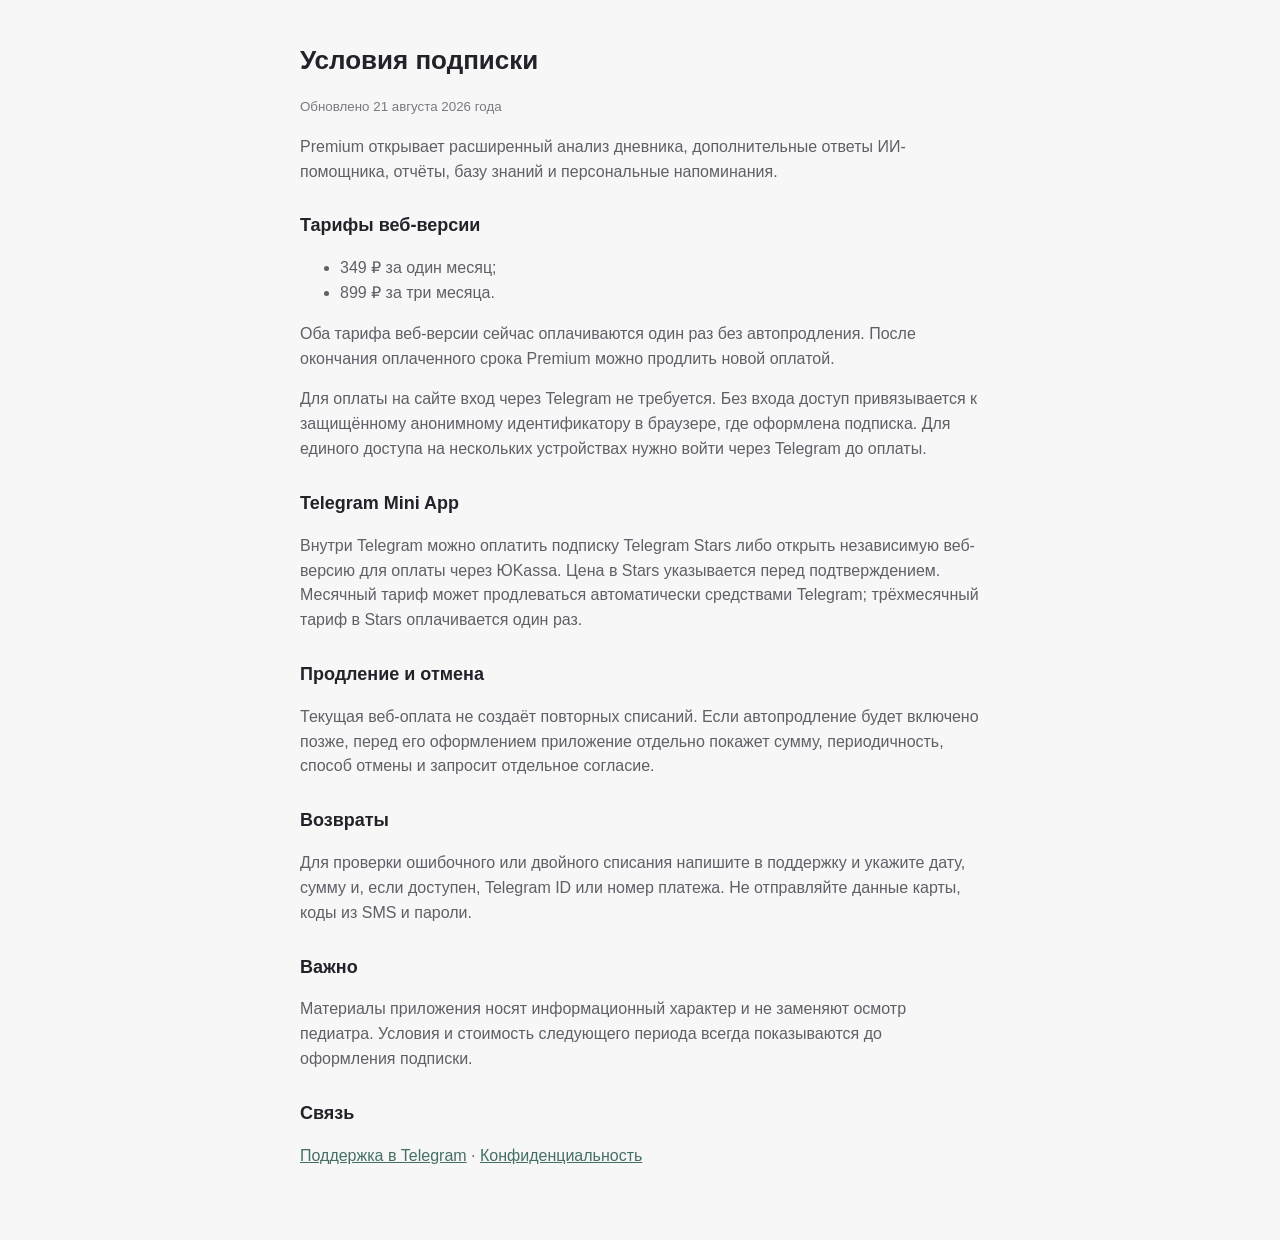
<file: terms.html>
<!DOCTYPE html>
<html lang="ru">
<head>
  <meta charset="UTF-8">
  <meta name="viewport" content="width=device-width, initial-scale=1.0">
  <meta name="referrer" content="no-referrer">
  <meta http-equiv="Content-Security-Policy" content="default-src 'none'; base-uri 'none'; object-src 'none'; form-action 'none'; style-src 'unsafe-inline'">
  <title>Условия подписки — Режим Малыша</title>
  <style>
    body{margin:0;background:#f6f7f6;color:#24212a;font:16px/1.55 -apple-system,BlinkMacSystemFont,"Segoe UI",sans-serif}
    main{max-width:680px;margin:auto;padding:28px 20px 56px}h1{font-size:26px;line-height:1.2}h2{font-size:18px;margin-top:28px}p,li{color:#625e68}a{color:#456e66}small{color:#7b7780}
  </style>
</head>
<body><main>
  <h1>Условия подписки</h1>
  <small>Обновлено 21 августа 2026 года</small>
  <p>Premium открывает расширенный анализ дневника, дополнительные ответы ИИ-помощника, отчёты, базу знаний и персональные напоминания.</p>
  <h2>Тарифы веб-версии</h2>
  <ul><li>349 ₽ за один месяц;</li><li>899 ₽ за три месяца.</li></ul>
  <p>Оба тарифа веб-версии сейчас оплачиваются один раз без автопродления. После окончания оплаченного срока Premium можно продлить новой оплатой.</p>
  <p>Для оплаты на сайте вход через Telegram не требуется. Без входа доступ привязывается к защищённому анонимному идентификатору в браузере, где оформлена подписка. Для единого доступа на нескольких устройствах нужно войти через Telegram до оплаты.</p>
  <h2>Telegram Mini App</h2>
  <p>Внутри Telegram можно оплатить подписку Telegram Stars либо открыть независимую веб-версию для оплаты через ЮKassa. Цена в Stars указывается перед подтверждением. Месячный тариф может продлеваться автоматически средствами Telegram; трёхмесячный тариф в Stars оплачивается один раз.</p>
  <h2>Продление и отмена</h2>
  <p>Текущая веб-оплата не создаёт повторных списаний. Если автопродление будет включено позже, перед его оформлением приложение отдельно покажет сумму, периодичность, способ отмены и запросит отдельное согласие.</p>
  <h2>Возвраты</h2>
  <p>Для проверки ошибочного или двойного списания напишите в поддержку и укажите дату, сумму и, если доступен, Telegram ID или номер платежа. Не отправляйте данные карты, коды из SMS и пароли.</p>
  <h2>Важно</h2>
  <p>Материалы приложения носят информационный характер и не заменяют осмотр педиатра. Условия и стоимость следующего периода всегда показываются до оформления подписки.</p>
  <h2>Связь</h2>
  <p><a href="https://t.me/babymode1_bot">Поддержка в Telegram</a> · <a href="privacy.html">Конфиденциальность</a></p>
</main></body></html>
</file>
